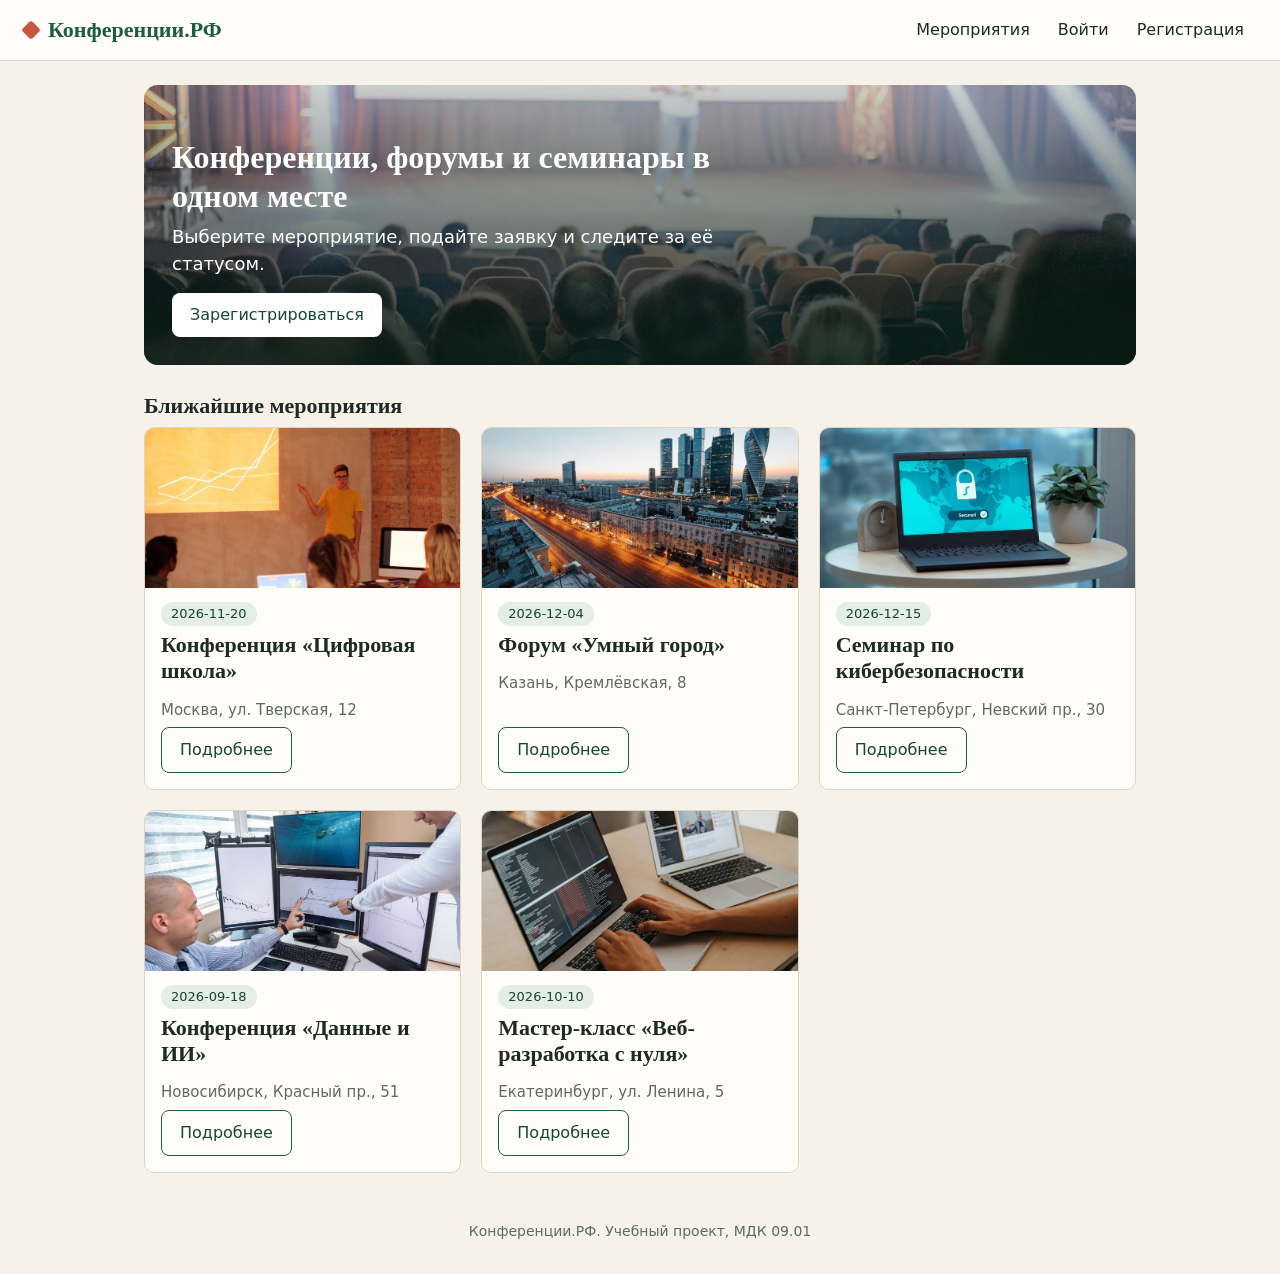
<file: Практика 08. Адаптивный дизайн, мобильная версия/mobile/index.html>
<html lang="ru"><head>
  <meta charset="utf-8">
  <meta name="viewport" content="width=device-width, initial-scale=1">
  <title>Конференции.РФ</title>
  <link rel="icon" href="data:,">
  <link rel="stylesheet" href="../../app/static/css/style.css">
</head>
<body>
  <header class="top">
    <a class="brand" href="#">Конференции.РФ</a>
    <button class="burger" type="button" aria-label="Меню" aria-expanded="false"><span></span><span></span><span></span></button>
    <nav class="menu">
      <a href="#">Мероприятия</a>
      
        <a href="#">Войти</a>
        <a href="#">Регистрация</a>
      
    </nav>
  </header>
  <main>
    
    
<section class="hero">
  <div>
    <h1>Конференции, форумы и семинары в одном месте</h1>
    <p>Выберите мероприятие, подайте заявку и следите за её статусом.</p>
    <a class="btn light" href="#">Зарегистрироваться</a>
  </div>
</section>

<h2 class="page-title">Ближайшие мероприятия</h2>
<div class="cards">
  
  <article class="card">
    <img src="../../app/static/img/ev1.jpg" alt="Конференция «Цифровая школа»" loading="lazy">
    <div class="card-body">
      <span class="chip">2026-11-20</span>
      <h2><a href="#">Конференция «Цифровая школа»</a></h2>
      <p class="muted">Москва, ул. Тверская, 12</p>
      <a class="btn ghost" href="#">Подробнее</a>
    </div>
  </article>
  
  <article class="card">
    <img src="../../app/static/img/ev2.jpg" alt="Форум «Умный город»" loading="lazy">
    <div class="card-body">
      <span class="chip">2026-12-04</span>
      <h2><a href="#">Форум «Умный город»</a></h2>
      <p class="muted">Казань, Кремлёвская, 8</p>
      <a class="btn ghost" href="#">Подробнее</a>
    </div>
  </article>
  
  <article class="card">
    <img src="../../app/static/img/ev3.jpg" alt="Семинар по кибербезопасности" loading="lazy">
    <div class="card-body">
      <span class="chip">2026-12-15</span>
      <h2><a href="#">Семинар по кибербезопасности</a></h2>
      <p class="muted">Санкт-Петербург, Невский пр., 30</p>
      <a class="btn ghost" href="#">Подробнее</a>
    </div>
  </article>
  
  <article class="card">
    <img src="../../app/static/img/ev5.jpg" alt="Конференция «Данные и ИИ»" loading="lazy">
    <div class="card-body">
      <span class="chip">2026-09-18</span>
      <h2><a href="#">Конференция «Данные и ИИ»</a></h2>
      <p class="muted">Новосибирск, Красный пр., 51</p>
      <a class="btn ghost" href="#">Подробнее</a>
    </div>
  </article>
  
  <article class="card">
    <img src="../../app/static/img/ev4.jpg" alt="Мастер-класс «Веб-разработка с нуля»" loading="lazy">
    <div class="card-body">
      <span class="chip">2026-10-10</span>
      <h2><a href="#">Мастер-класс «Веб-разработка с нуля»</a></h2>
      <p class="muted">Екатеринбург, ул. Ленина, 5</p>
      <a class="btn ghost" href="#">Подробнее</a>
    </div>
  </article>
  
</div>

  </main>
  <footer class="footer">Конференции.РФ. Учебный проект, МДК 09.01</footer>
  <script src="../../app/static/js/nav.js"></script>

</body></html>
</file>
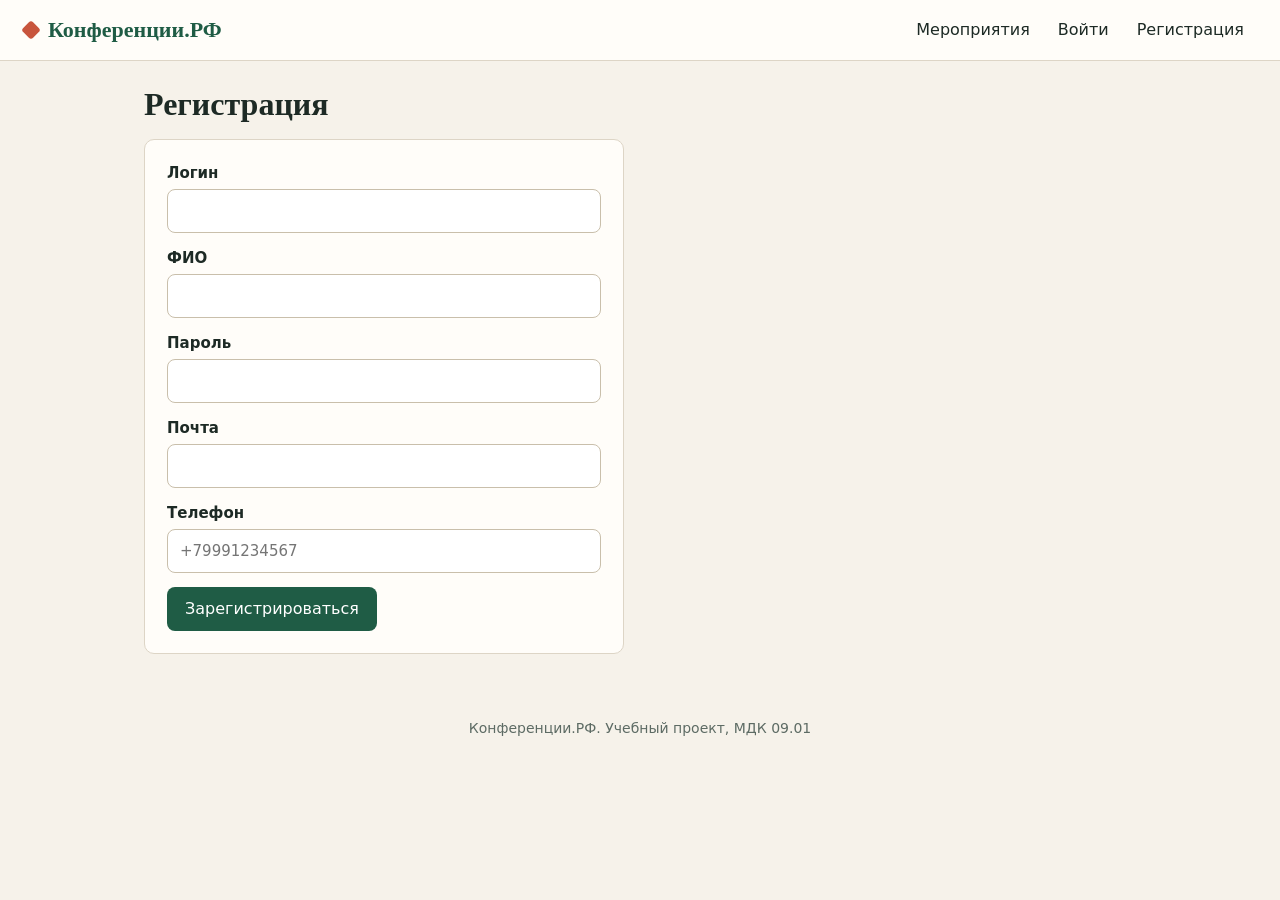
<file: Практика 08. Адаптивный дизайн, мобильная версия/mobile/register.html>
<html lang="ru"><head>
  <meta charset="utf-8">
  <meta name="viewport" content="width=device-width, initial-scale=1">
  <title>Регистрация</title>
  <link rel="icon" href="data:,">
  <link rel="stylesheet" href="../../app/static/css/style.css">
</head>
<body>
  <header class="top">
    <a class="brand" href="#">Конференции.РФ</a>
    <button class="burger" type="button" aria-label="Меню" aria-expanded="false"><span></span><span></span><span></span></button>
    <nav class="menu">
      <a href="#">Мероприятия</a>
      
        <a href="#">Войти</a>
        <a href="#">Регистрация</a>
      
    </nav>
  </header>
  <main>
    
    
<h1>Регистрация</h1>
<form method="post" class="form">
  
  <label>Логин
    <input name="login" required="" minlength="3" maxlength="20" pattern="[A-Za-z0-9_]+" value="">
    
  </label>
  <label>ФИО
    <input name="full_name" required="" minlength="5" maxlength="100" value="">
    
  </label>
  <label>Пароль
    <input name="password" type="password" required="" minlength="8" maxlength="128">
    
  </label>
  <label>Почта
    <input name="email" type="email" required="" maxlength="100" value="">
    
  </label>
  <label>Телефон
    <input name="phone" type="tel" required="" maxlength="16" value="" placeholder="+79991234567">
    
  </label>
  <button class="btn" type="submit">Зарегистрироваться</button>
</form>

  </main>
  <footer class="footer">Конференции.РФ. Учебный проект, МДК 09.01</footer>
  <script src="../../app/static/js/nav.js"></script>

</body></html>
</file>
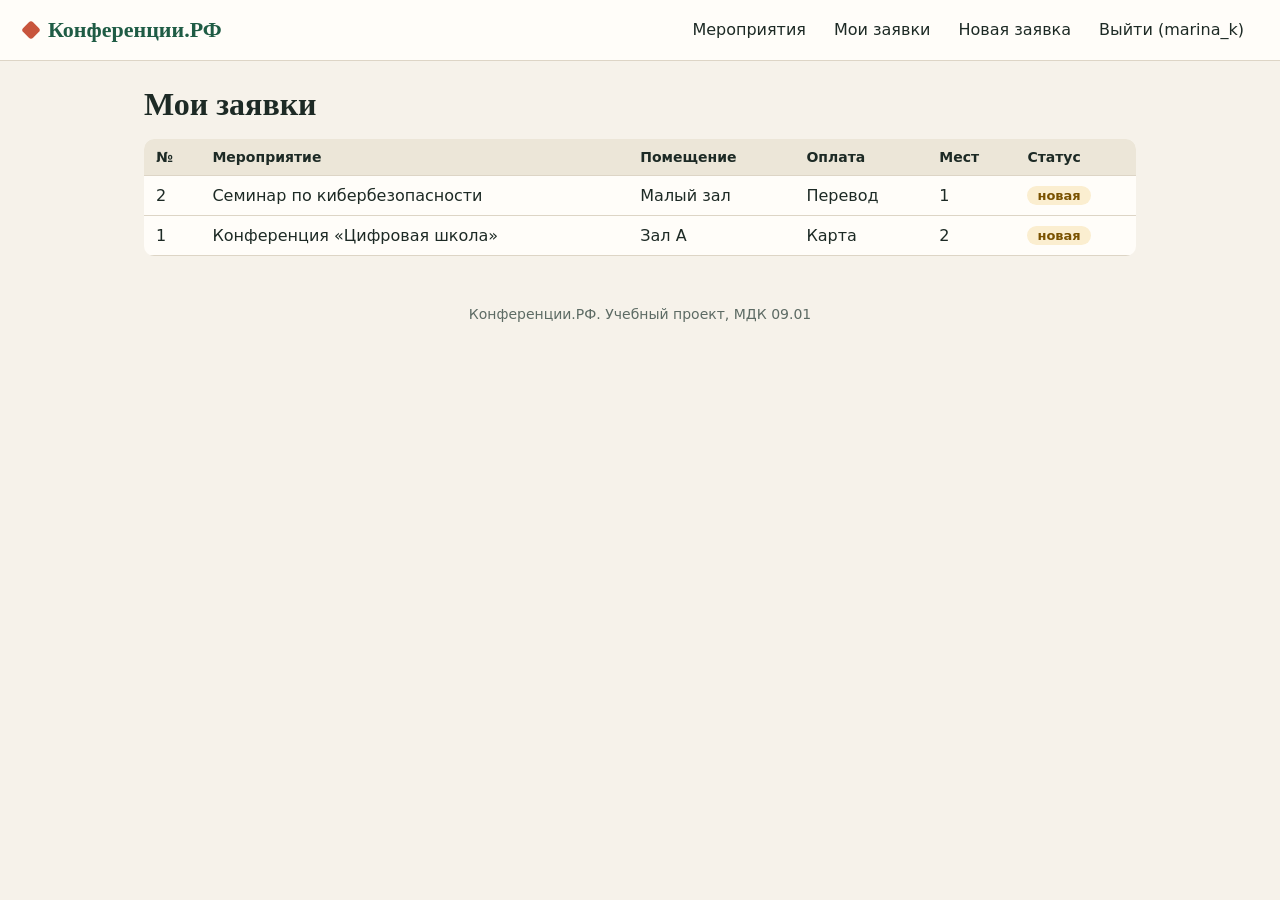
<file: Практика 08. Адаптивный дизайн, мобильная версия/mobile/requests.html>
<html lang="ru"><head>
  <meta charset="utf-8">
  <meta name="viewport" content="width=device-width, initial-scale=1">
  <title>Мои заявки</title>
  <link rel="icon" href="data:,">
  <link rel="stylesheet" href="../../app/static/css/style.css">
</head>
<body>
  <header class="top">
    <a class="brand" href="#">Конференции.РФ</a>
    <button class="burger" type="button" aria-label="Меню" aria-expanded="false"><span></span><span></span><span></span></button>
    <nav class="menu">
      <a href="#">Мероприятия</a>
      
        <a href="#">Мои заявки</a>
        <a href="#">Новая заявка</a>
        
        <form class="logout" method="post" action="#"><button type="submit">Выйти (marina_k)</button></form>
      
    </nav>
  </header>
  <main>
    
    
<h1>Мои заявки</h1>

<table>
  <thead><tr><th>№</th><th>Мероприятие</th><th>Помещение</th><th>Оплата</th><th>Мест</th><th>Статус</th></tr></thead>
  <tbody>
  
  <tr>
    <td data-label="№">2</td>
    <td data-label="Мероприятие">Семинар по кибербезопасности</td>
    <td data-label="Помещение">Малый зал</td>
    <td data-label="Оплата">Перевод</td>
    <td data-label="Мест">1</td>
    <td data-label="Статус">
<span class="badge new">новая</span>
</td>
  </tr>
  
  <tr>
    <td data-label="№">1</td>
    <td data-label="Мероприятие">Конференция «Цифровая школа»</td>
    <td data-label="Помещение">Зал А</td>
    <td data-label="Оплата">Карта</td>
    <td data-label="Мест">2</td>
    <td data-label="Статус">
<span class="badge new">новая</span>
</td>
  </tr>
  
  </tbody>
</table>


  </main>
  <footer class="footer">Конференции.РФ. Учебный проект, МДК 09.01</footer>
  <script src="../../app/static/js/nav.js"></script>

</body></html>
</file>
<file: app/static/css/style.css>
:root {
  --paper: #f6f2ea;
  --card: #fffdf9;
  --ink: #1d2a25;
  --muted: #5d6b64;
  --green: #1f5c45;
  --green-dark: #164634;
  --accent: #c8553d;
  --line: #ddd5c6;
  --ok: #2e7d4f;
  --warn: #b7791f;
  --radius: 10px;
}

* { box-sizing: border-box; }

body {
  margin: 0;
  font-family: "Segoe UI", system-ui, Arial, sans-serif;
  color: var(--ink);
  background: var(--paper);
  line-height: 1.5;
}

h1, h2, h3, .brand { font-family: Georgia, "Times New Roman", serif; line-height: 1.2; }
h1 { font-size: 32px; margin: 0 0 16px; }
h2 { font-size: 22px; margin: 0 0 8px; }
a { color: var(--green); }

/* шапка */
.top {
  position: sticky; top: 0; z-index: 10;
  background: var(--card); border-bottom: 1px solid var(--line);
  display: flex; align-items: center; justify-content: space-between;
  padding: 10px 24px;
}
.brand { font-size: 22px; font-weight: bold; color: var(--green); text-decoration: none; display: flex; align-items: center; gap: 10px; }
.brand::before { content: ""; width: 14px; height: 14px; background: var(--accent); border-radius: 3px; transform: rotate(45deg); }
.menu { display: flex; align-items: center; gap: 4px; }
.menu a, .logout button {
  color: var(--ink); text-decoration: none; padding: 8px 12px; border-radius: 8px;
  font: inherit; background: none; border: 0; cursor: pointer; transition: background .15s;
}
.menu a:hover, .logout button:hover { background: #ece6d8; }
.menu a.current { background: #e4ede7; color: var(--green-dark); }
.logout { display: inline; margin: 0; }
.burger { display: none; background: none; border: 1px solid var(--line); border-radius: 8px; padding: 8px 10px; cursor: pointer; }
.burger span { display: block; width: 20px; height: 2px; background: var(--ink); margin: 4px 0; }

main { max-width: 1040px; margin: 0 auto; padding: 24px; }
.page-title { margin-top: 8px; }

/* главная */
.hero {
  position: relative; color: #fff; border-radius: 14px; overflow: hidden; margin-bottom: 28px;
  background: #223 url("../img/hero.jpg") center / cover;
  min-height: 280px; display: flex; align-items: flex-end;
}
.hero::after { content: ""; position: absolute; inset: 0; background: linear-gradient(to top, rgba(10, 30, 22, .88), rgba(10, 30, 22, .2)); }
.hero div { position: relative; z-index: 1; padding: 28px; max-width: 640px; }
.hero h1 { color: #fff; margin-bottom: 8px; }
.hero p { margin: 0 0 16px; font-size: 18px; }

.cards { display: grid; grid-template-columns: repeat(3, 1fr); gap: 20px; }
.card {
  background: var(--card); border: 1px solid var(--line); border-radius: var(--radius);
  overflow: hidden; display: flex; flex-direction: column;
  transition: transform .2s ease, box-shadow .2s ease;
}
.card:hover { transform: translateY(-4px); box-shadow: 0 10px 24px rgba(29, 42, 37, .12); }
.card img { width: 100%; height: 160px; object-fit: cover; display: block; }
.card-body { padding: 14px 16px 16px; display: flex; flex-direction: column; flex: 1; gap: 6px; }
.card-body h2 a { color: var(--ink); text-decoration: none; }
.card-body .btn { margin-top: auto; align-self: flex-start; }
.chip { display: inline-block; background: #e4ede7; color: var(--green-dark); border-radius: 20px; padding: 2px 10px; font-size: 13px; width: fit-content; }
.muted { color: var(--muted); font-size: 15px; margin: 0; }

.event-photo { width: 100%; max-height: 340px; object-fit: cover; border-radius: var(--radius); margin-bottom: 16px; }

/* кнопки */
.btn {
  display: inline-block; background: var(--green); color: #fff; border: 0; border-radius: 8px;
  padding: 10px 18px; font: inherit; text-decoration: none; cursor: pointer;
  transition: background .15s, transform .1s;
}
.btn:hover { background: var(--green-dark); }
.btn:active { transform: scale(.97); }
.btn.light { background: #fff; color: var(--green-dark); }
.btn.light:hover { background: #eef3ef; }
.btn.ghost { background: transparent; color: var(--green-dark); border: 1px solid var(--green); }
.btn.ghost:hover { background: #e4ede7; }

/* формы */
.form {
  background: var(--card); border: 1px solid var(--line); border-radius: var(--radius);
  padding: 22px; max-width: 480px;
}
.form label { display: block; margin-bottom: 14px; font-weight: 600; font-size: 15px; }
.form input, .form select, .form textarea {
  display: block; width: 100%; margin-top: 4px; padding: 10px 12px; font: inherit; font-weight: 400;
  border: 1px solid #c9bfab; border-radius: 8px; background: #fff; color: var(--ink);
  transition: border-color .15s, box-shadow .15s;
}
.form input:focus, .form select:focus, .form textarea:focus { outline: 0; border-color: var(--green); box-shadow: 0 0 0 3px rgba(31, 92, 69, .18); }
.err { color: #b3261e; font-size: 14px; font-weight: 400; display: block; margin-top: 4px; }
.flash { background: #e1efe5; border-left: 4px solid var(--ok); padding: 10px 14px; border-radius: 6px; }

/* таблицы и список заявок */
table { border-collapse: collapse; width: 100%; background: var(--card); border-radius: var(--radius); overflow: hidden; }
th, td { padding: 10px 12px; text-align: left; border-bottom: 1px solid var(--line); }
th { background: #ece6d8; font-size: 14px; }

.badge { display: inline-block; padding: 2px 10px; border-radius: 20px; font-size: 13px; font-weight: 600; }
.badge.new { background: #fbeed0; color: #7a5200; }
.badge.assigned { background: #dbe7f6; color: #1d4a80; }
.badge.done { background: #dcefe2; color: #1f5c3a; }

.footer { text-align: center; color: var(--muted); font-size: 14px; padding: 24px 16px 32px; }

/* плавный переход между страницами */
@keyframes appear { from { opacity: 0; transform: translateY(8px); } to { opacity: 1; transform: none; } }
main { animation: appear .25s ease both; }

@media (max-width: 860px) {
  .cards { grid-template-columns: repeat(2, 1fr); }
}

@media (max-width: 640px) {
  h1 { font-size: 26px; }
  main { padding: 16px; }
  .top { padding: 10px 16px; flex-wrap: wrap; }
  .burger { display: block; }
  .menu { display: none; width: 100%; flex-direction: column; align-items: stretch; padding-top: 8px; }
  .menu.open { display: flex; }
  .menu a, .logout button { padding: 12px; width: 100%; text-align: left; }
  .hero { min-height: 240px; }
  .hero div { padding: 18px; }
  .cards { grid-template-columns: 1fr; }
  .form { padding: 16px; }
  .form input, .form select { font-size: 16px; }

  table, thead, tbody, tr, td { display: block; }
  thead { display: none; }
  tr { background: var(--card); border: 1px solid var(--line); border-radius: var(--radius); margin-bottom: 12px; padding: 6px 12px; }
  td { border: 0; padding: 4px 0; display: flex; justify-content: space-between; gap: 12px; }
  td::before { content: attr(data-label); color: var(--muted); font-size: 14px; }
}

@media (prefers-reduced-motion: reduce) {
  * { animation: none !important; transition: none !important; }
}

/* ПР 9: фильтры, карточки заявок, отзывы */
.filters { display: flex; flex-wrap: wrap; gap: 12px; align-items: flex-end; margin-bottom: 12px; }
.filters label { font-weight: 600; font-size: 14px; }
.filters select, .filters input { display: block; margin-top: 4px; padding: 9px 10px; font: inherit; border: 1px solid #c9bfab; border-radius: 8px; background: #fff; }
.req-head { display: flex; justify-content: space-between; align-items: center; }
.req-card h2 { font-size: 18px; }
.review { margin: 0 0 12px; padding: 10px 16px; background: var(--card); border-left: 4px solid var(--accent); border-radius: 6px; }
.review p { margin: 4px 0; }
.form select[aria-invalid], .form input[aria-invalid], .form textarea[aria-invalid] { border-color: #b3261e; }
td.action { white-space: nowrap; }
@media (max-width: 640px) { .filters label, .filters select, .filters input { width: 100%; } td.action { display: block; } }

/* ПР 11: действия над заявками */
.actions { display: flex; gap: 8px; flex-wrap: wrap; margin-top: 8px; }
.actions form, form.inline { display: inline; margin: 0; }
.btn.danger { color: #b3261e; border-color: #b3261e; }
.btn.danger:hover { background: #fbe9e7; }
td.action .btn { padding: 6px 12px; font-size: 14px; }
</file>
